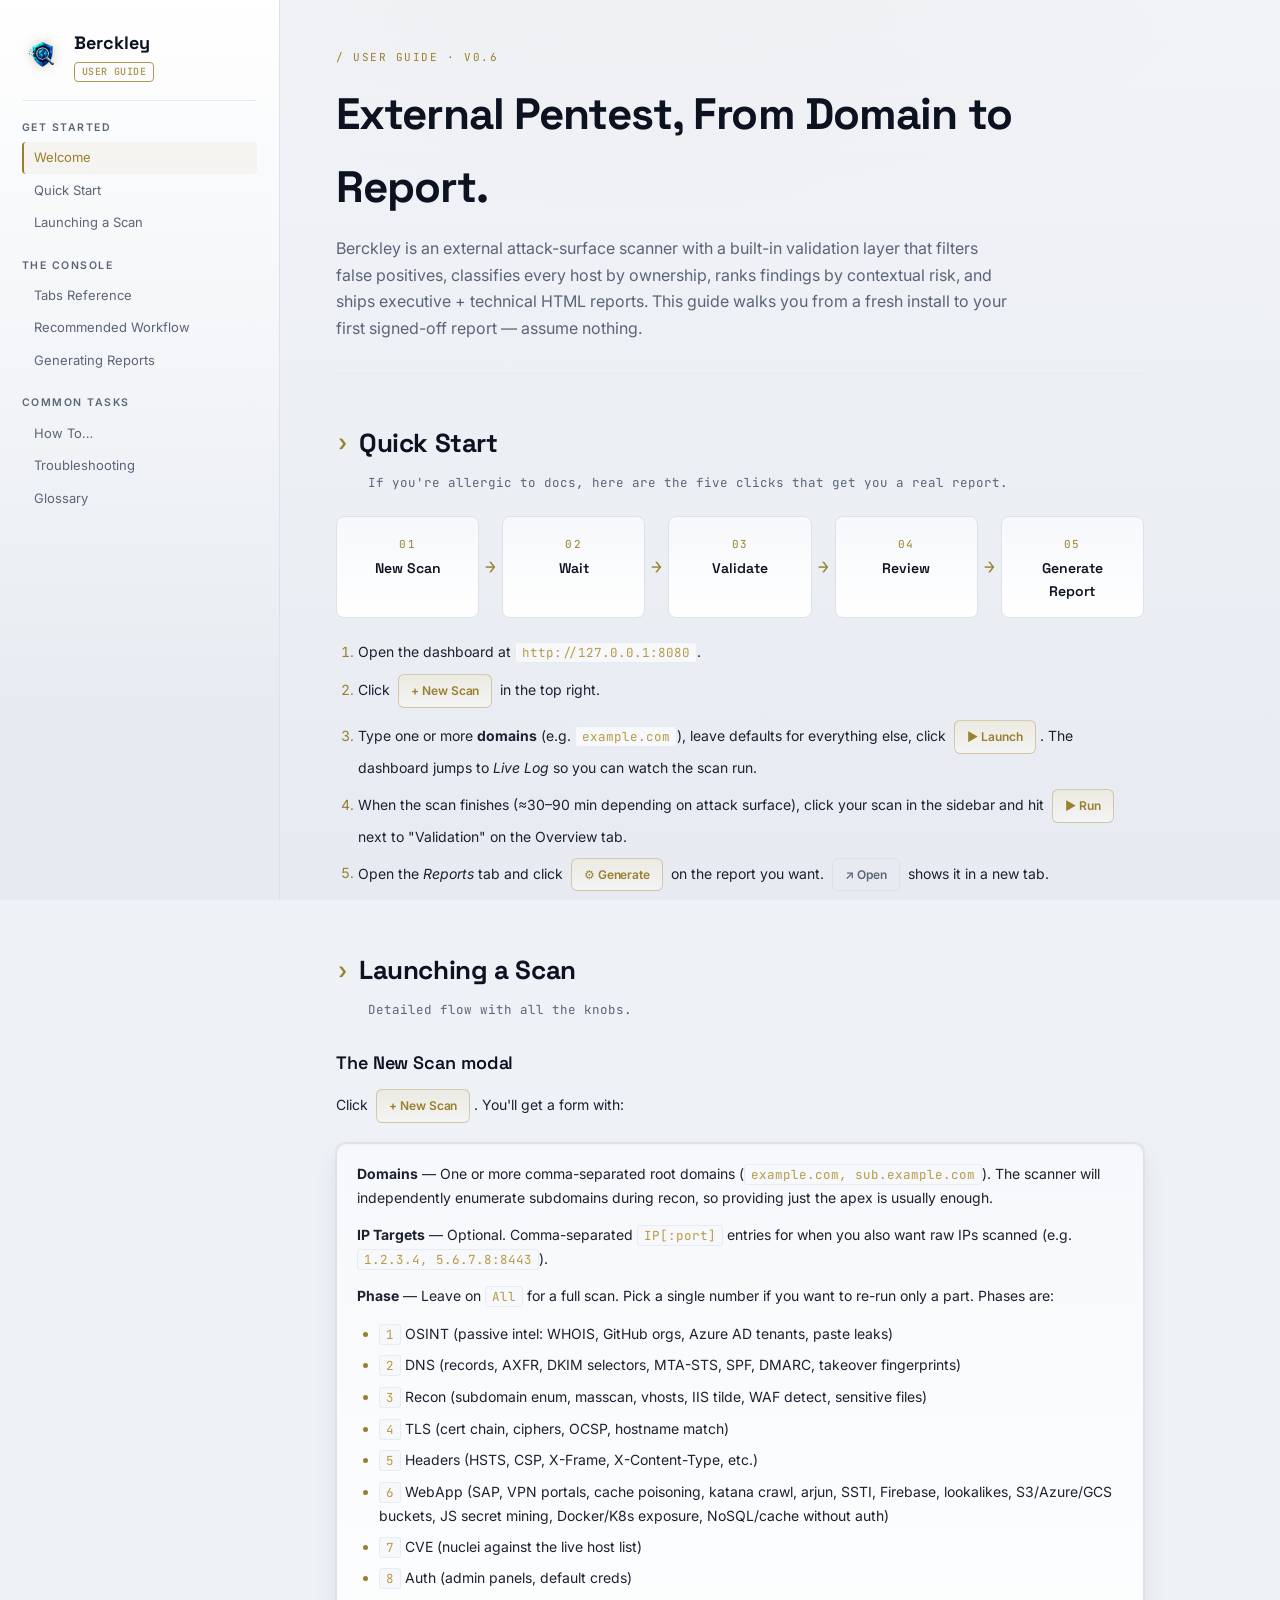
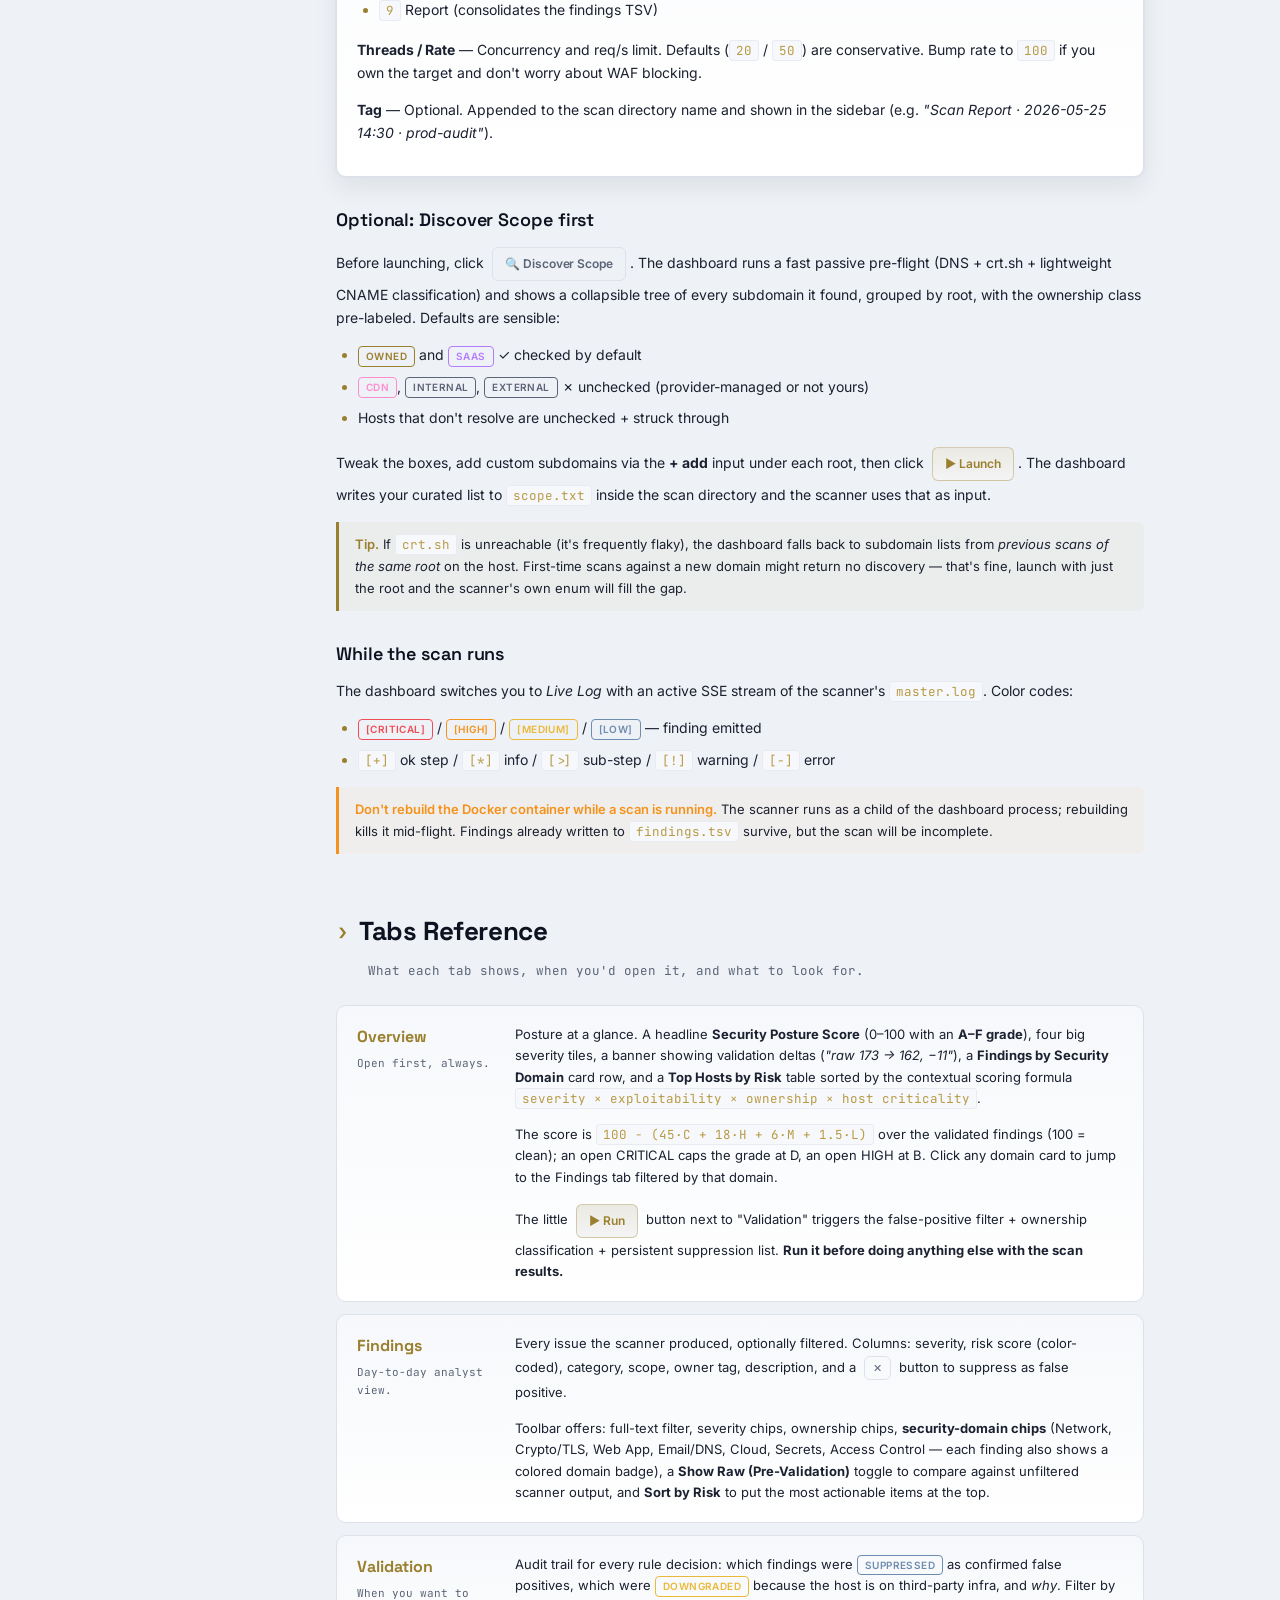
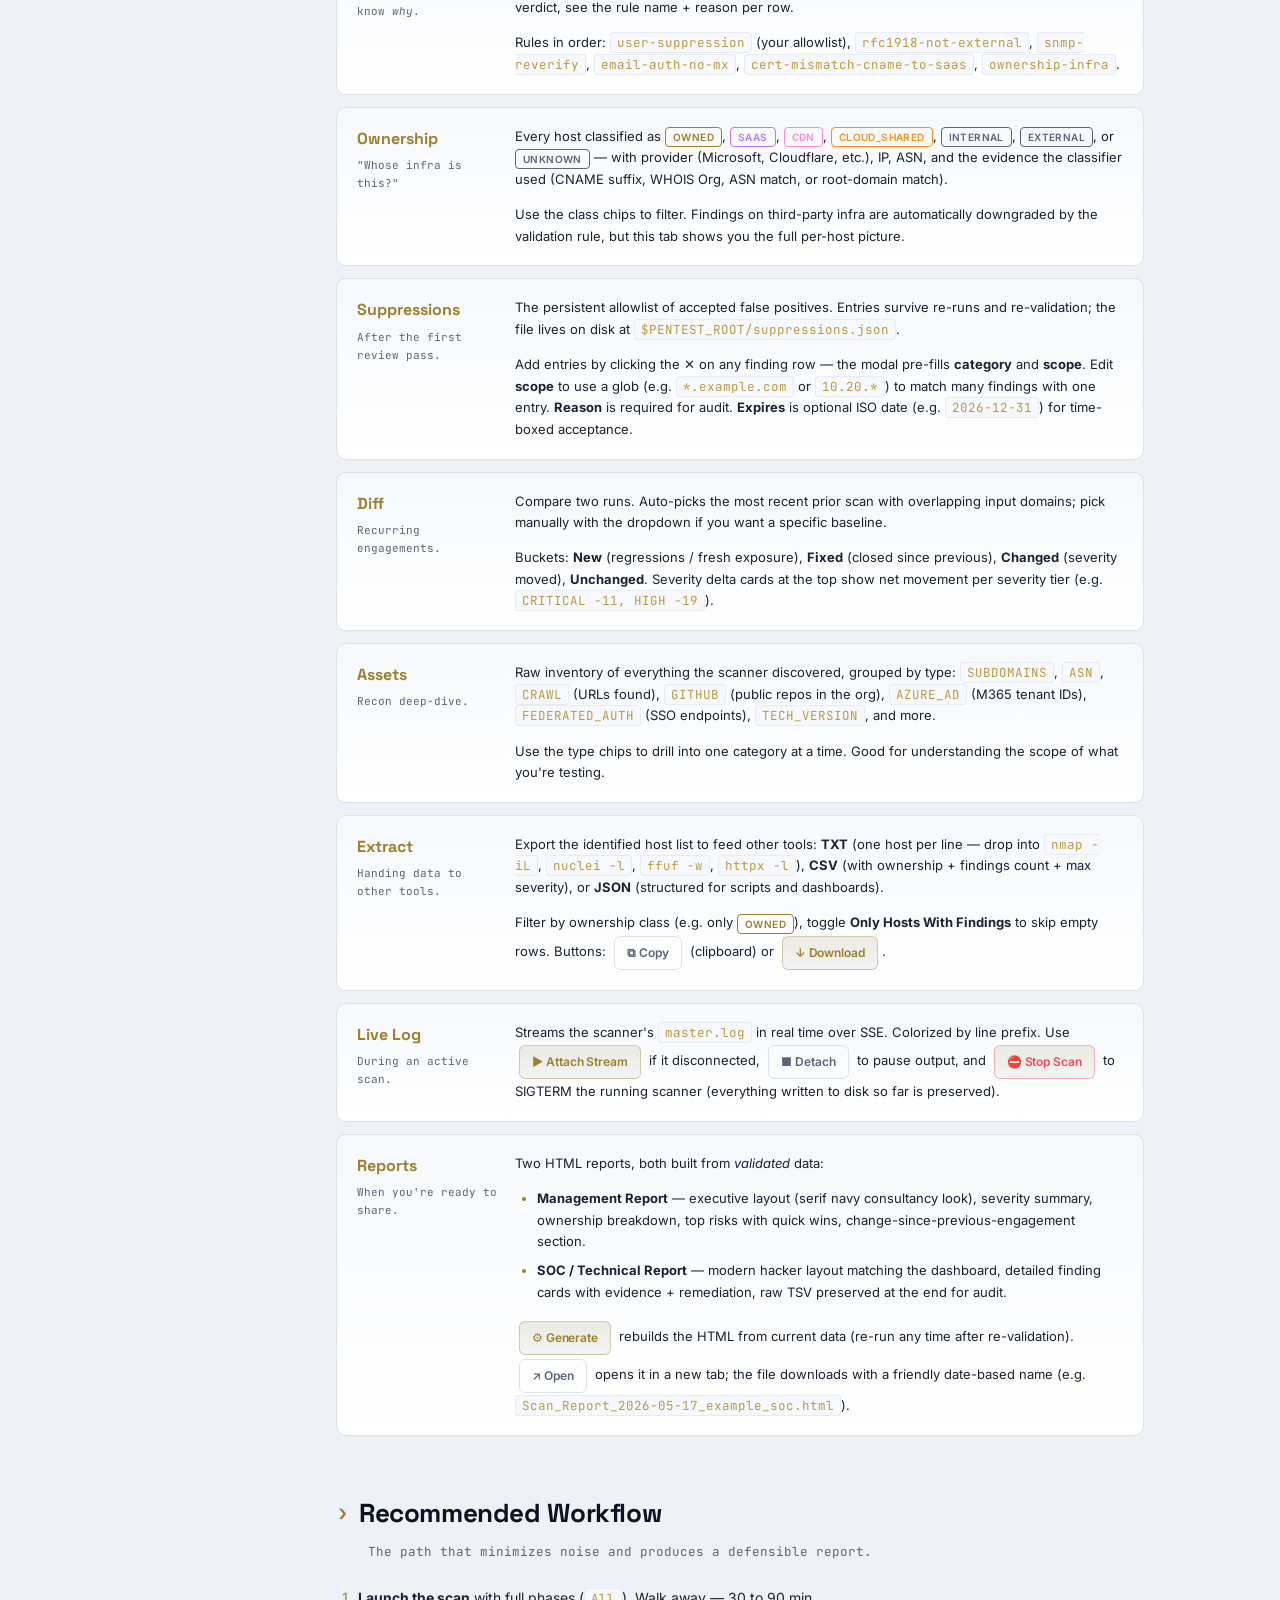
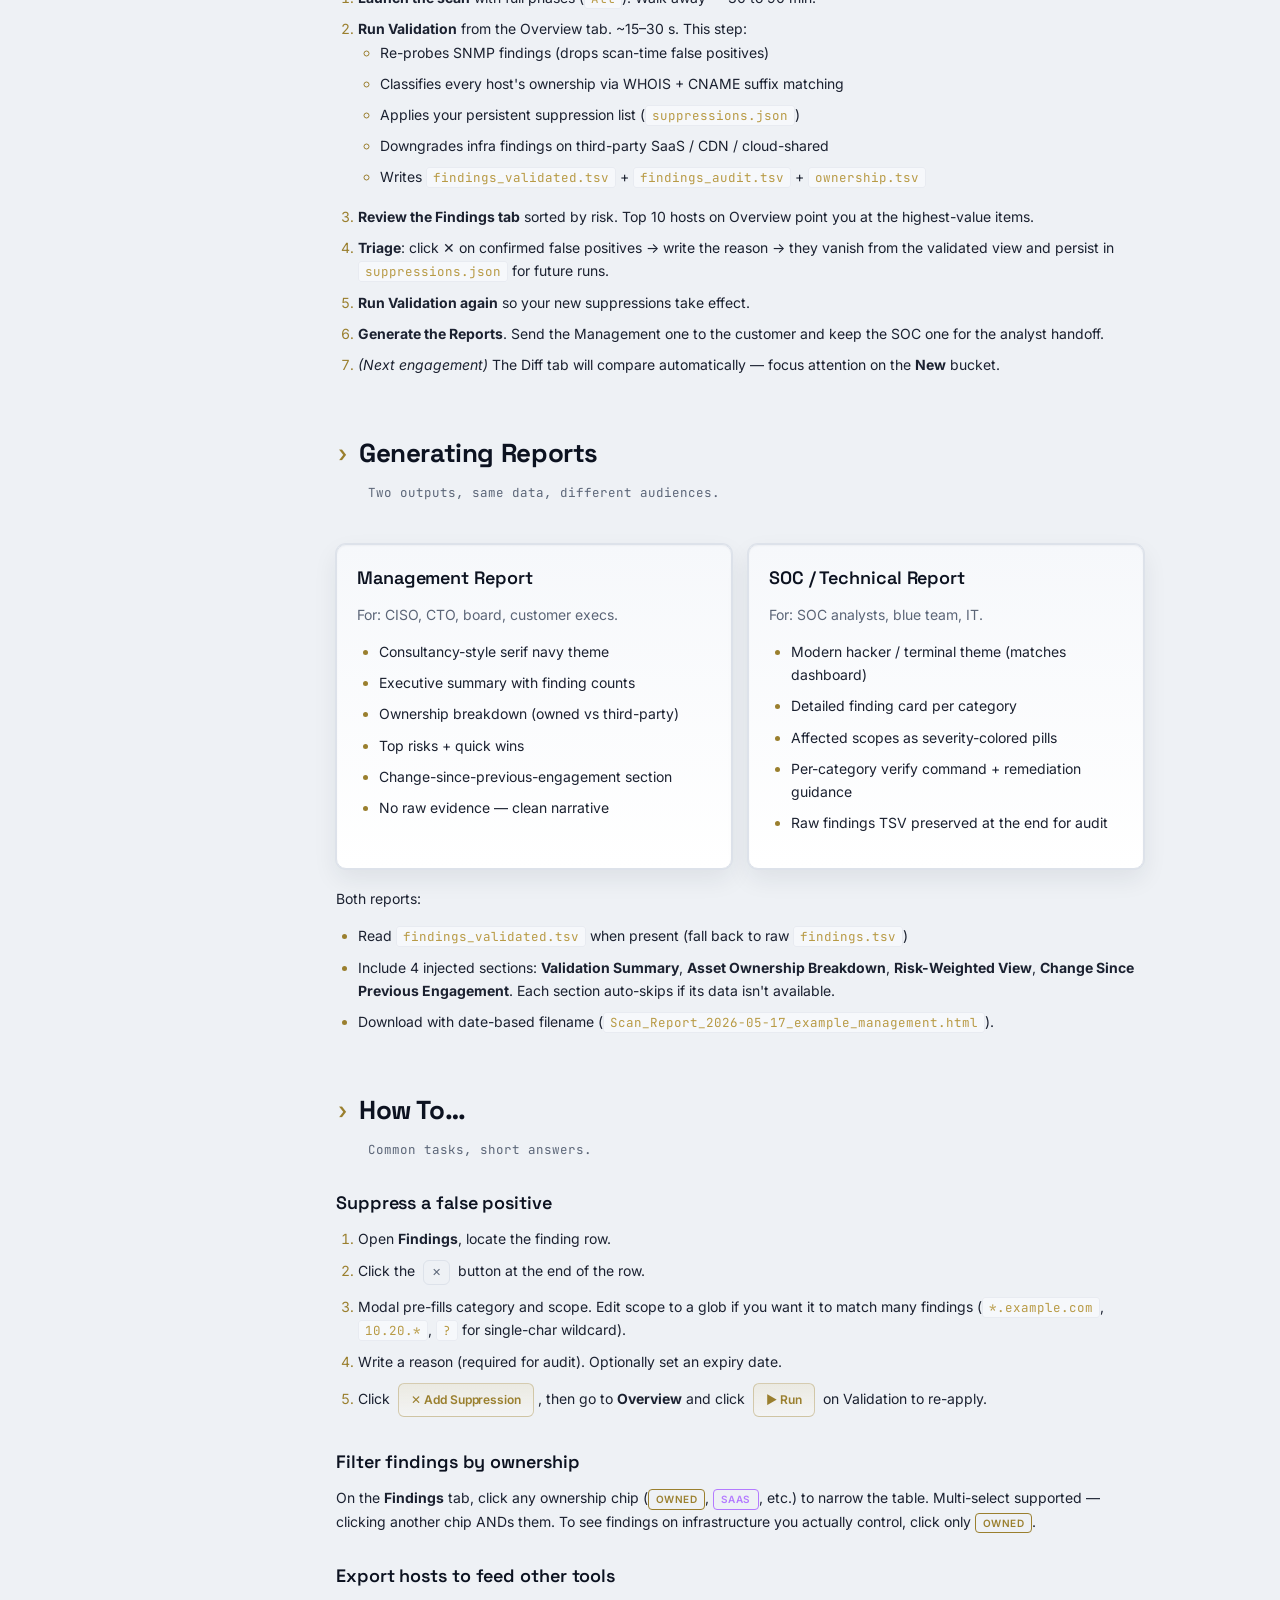
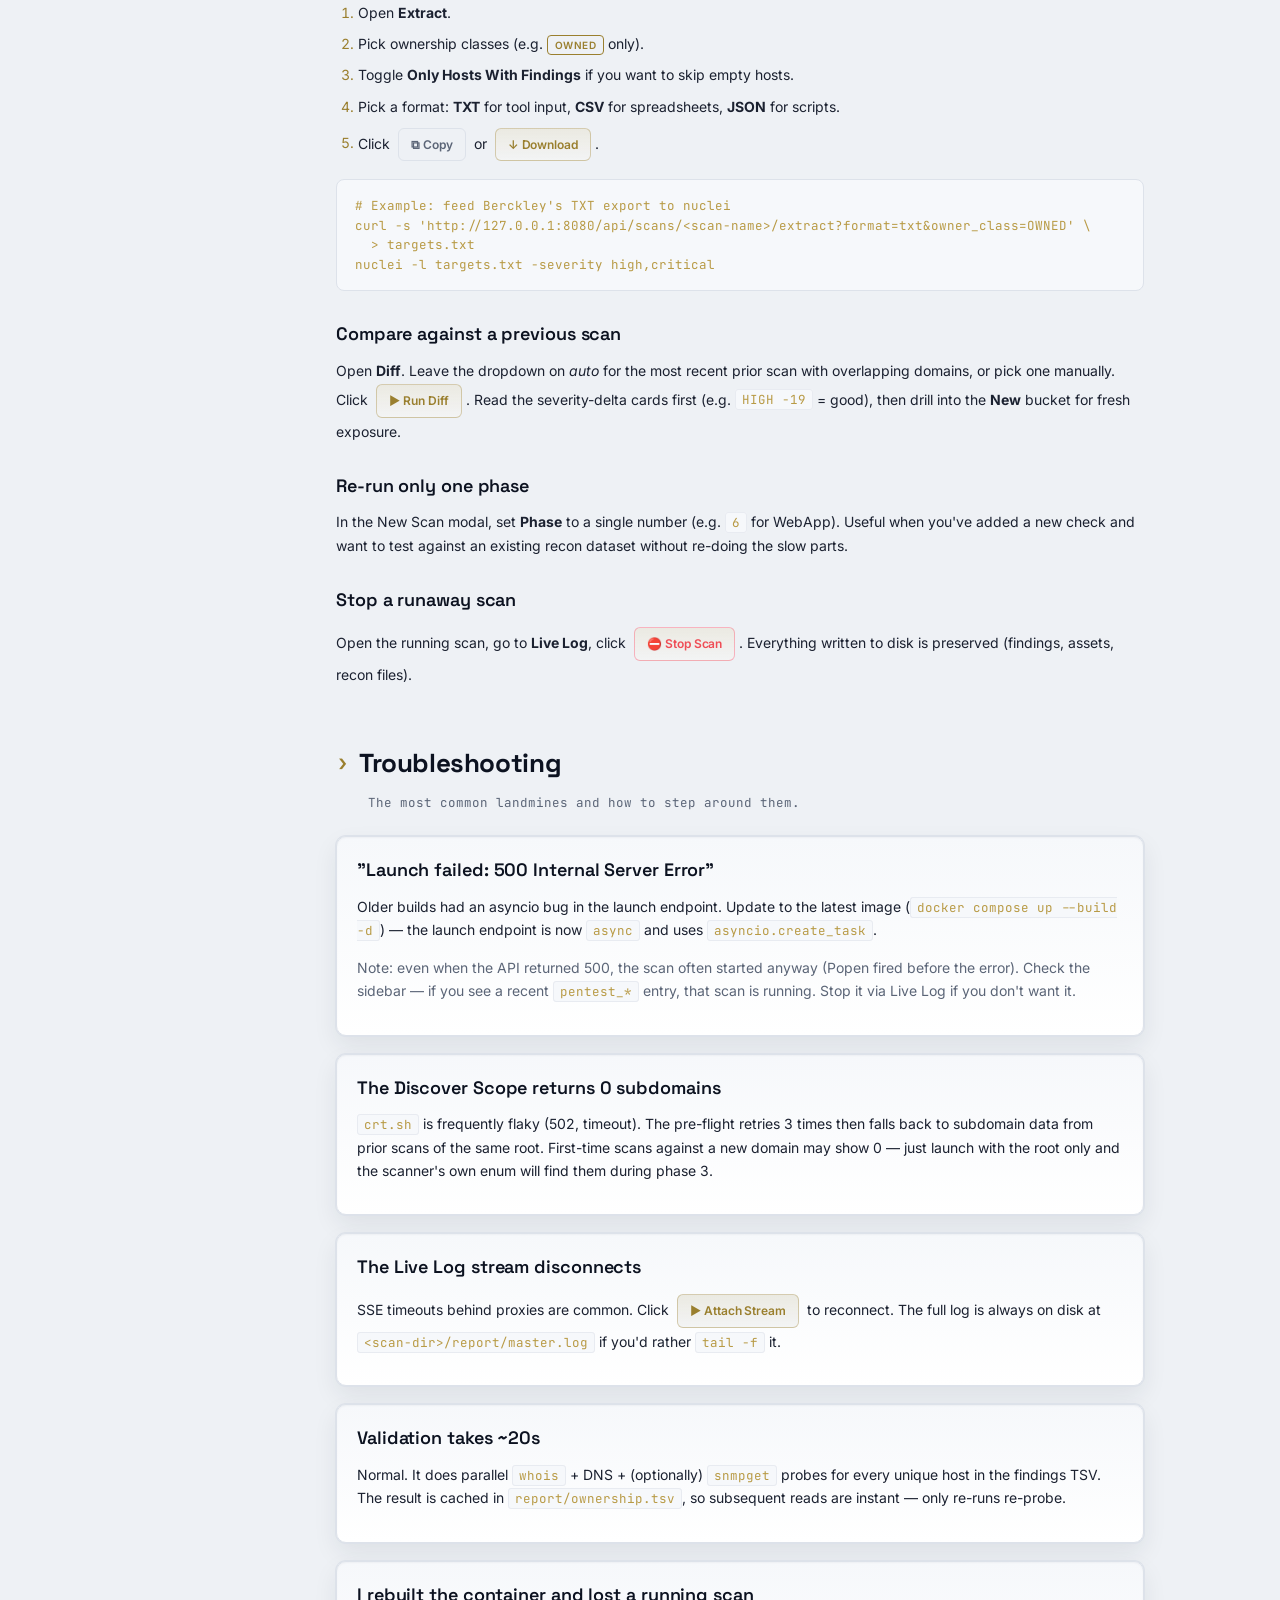
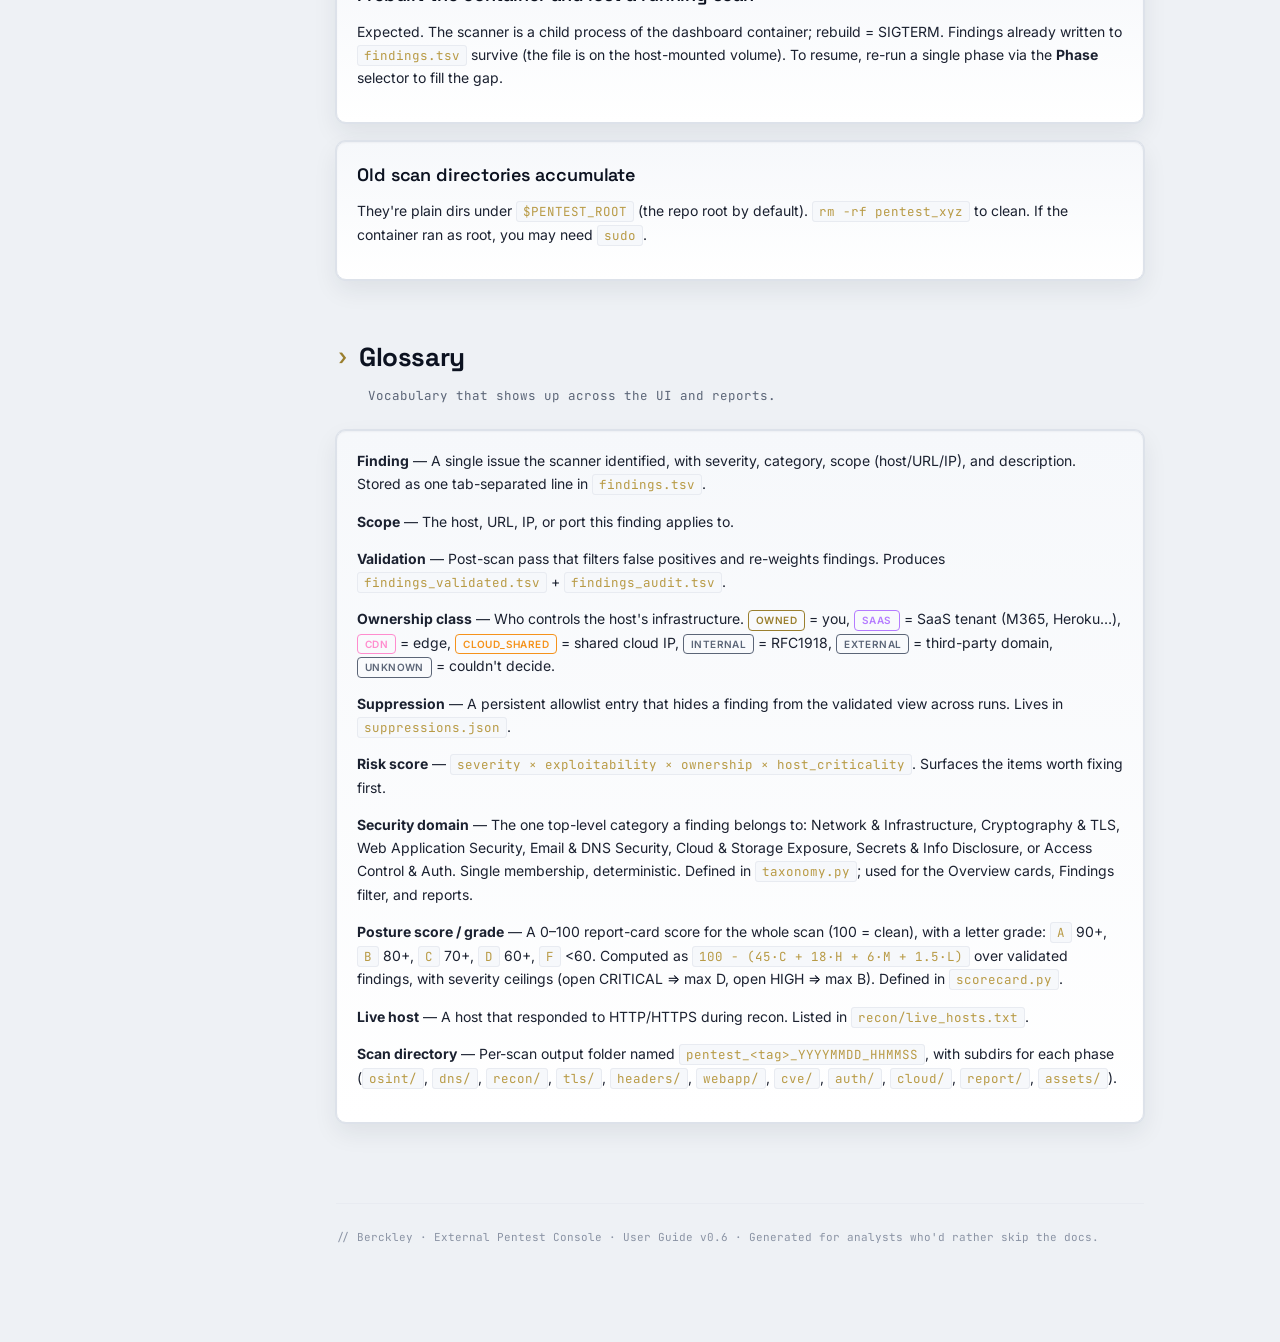
<file: dashboard/static/guide.html>
<!doctype html>
<html lang="en">
<head>
<meta charset="utf-8">
<meta name="viewport" content="width=device-width, initial-scale=1">
<title>Berckley — User Guide</title>
<link rel="icon" type="image/png" href="/logo.png">
<link rel="preconnect" href="https://fonts.googleapis.com">
<link rel="preconnect" href="https://fonts.gstatic.com" crossorigin>
<link href="https://fonts.googleapis.com/css2?family=Inter:wght@400;500;600;700&family=Space+Grotesk:wght@500;600;700&family=JetBrains+Mono:wght@400;500;600;700&display=swap" rel="stylesheet">
<style>
:root {
  --bg:        #eef1f5;
  --bg-1:      #ffffff;
  --bg-2:      #f6f8fb;
  --bg-3:      #eceff4;
  --line:      #dde2ea;
  --line-soft: #e8ebf1;
  --fg:        #1b2130;
  --fg-strong: #0c1220;
  --fg-soft:   #5b6577;
  --dim:       #8a93a4;
  --accent:    #9a7f2e;
  --accent-2:  #b89a45;
  --accent-3:  #9a7f2e;
  --crit: #ef4d56;
  --high: #f5921b;
  --med:  #eab93a;
  --low:  #6e8bb0;
  --shadow-card:
    0 1px 2px rgba(27,33,48,.04) inset,
    0 0 0 1px var(--line),
    0 10px 24px rgba(27,33,48,.08);
  --font-ui:    'Inter', system-ui, -apple-system, sans-serif;
  --font-display:'Space Grotesk', 'Inter', sans-serif;
  --font-mono:  'JetBrains Mono', ui-monospace, monospace;
  --ease: cubic-bezier(.2, .8, .2, 1);
}
* { box-sizing: border-box; }
html, body { margin: 0; padding: 0; background: var(--bg); color: var(--fg); }
body {
  font-family: var(--font-ui);
  font-size: 14px; line-height: 1.65;
  -webkit-font-smoothing: antialiased;
  background-color: var(--bg);
  background-image:
    radial-gradient(1200px 760px at 50% -25%, rgba(154, 127, 46, .045), transparent 60%),
    linear-gradient(180deg, #f1f3f7 0%, #e7ebf1 100%);
  background-attachment: fixed;
}
::selection { background: rgba(154, 127, 46,.28); color: #fff; }
html { scroll-behavior: smooth; }

/* Layout */
.shell {
  display: grid;
  grid-template-columns: 280px 1fr;
  max-width: 1320px;
  margin: 0 auto;
}
.toc {
  position: sticky; top: 0;
  height: 100vh; overflow-y: auto;
  padding: 28px 22px;
  border-right: 1px solid var(--line);
  background: linear-gradient(180deg, var(--bg-1), #e7ebf1 80%);
}
.toc-brand {
  display: flex; align-items: center; gap: 12px;
  padding-bottom: 18px;
  margin-bottom: 18px;
  border-bottom: 1px solid var(--line-soft);
}
.toc-brand img {
  width: 40px; height: 40px;
  filter: drop-shadow(0 0 6px rgba(154, 127, 46,.4));
}
.toc-brand .br {
  font-family: var(--font-display);
  font-weight: 700; font-size: 18px;
  color: var(--fg-strong);
}
.toc-brand .tag {
  font-family: var(--font-mono);
  font-size: 10px; color: var(--accent); opacity: .8;
  letter-spacing: .04em; text-transform: uppercase;
  margin-top: 2px;
}
.toc h4 {
  font-size: 10.5px; font-weight: 600;
  letter-spacing: .14em; text-transform: uppercase;
  color: var(--fg-soft);
  margin: 18px 0 6px 0;
}
.toc a {
  display: block;
  padding: 5px 10px;
  font-size: 13px;
  color: var(--fg-soft);
  text-decoration: none;
  border-radius: 4px;
  border-left: 2px solid transparent;
  margin: 1px 0;
  transition: color .12s var(--ease), background .12s var(--ease);
}
.toc a:hover { color: var(--fg); background: rgba(154, 127, 46,.04); border-left-color: rgba(154, 127, 46,.3); }
.toc a.active { color: var(--accent); border-left-color: var(--accent); background: rgba(154, 127, 46,.05); }

/* Main content */
.content {
  padding: 48px 56px 96px 56px;
  max-width: 920px;
}
.hero {
  margin-bottom: 48px;
  padding-bottom: 32px;
  border-bottom: 1px solid var(--line-soft);
}
.hero-eyebrow {
  font-family: var(--font-mono);
  font-size: 11px;
  color: var(--accent);
  letter-spacing: .14em; text-transform: uppercase;
  margin-bottom: 12px;
}
.hero h1 {
  font-family: var(--font-display);
  font-size: 44px; font-weight: 700;
  letter-spacing: -.02em;
  margin: 0 0 12px 0;
  color: var(--fg-strong);
}
.hero p {
  font-size: 16px;
  color: var(--fg-soft);
  max-width: 680px;
  margin: 0;
}

/* Section headers — same pattern as dashboard panels */
section { margin-bottom: 56px; scroll-margin-top: 12px; }
.sec-head {
  display: flex; align-items: center; gap: 10px;
  margin-bottom: 8px;
}
.sec-head .prompt {
  color: var(--accent);
  font-family: var(--font-mono);
  font-weight: 700;
  font-size: 22px;
  line-height: 1;
  
}
.sec-head h2 {
  margin: 0;
  font-family: var(--font-display);
  font-weight: 700; font-size: 26px;
  letter-spacing: -.015em;
  color: var(--fg-strong);
}
.sec-desc {
  margin: 0 0 24px 32px;
  color: var(--fg-soft);
  font-family: var(--font-mono);
  font-size: 12.5px;
  line-height: 1.55;
}
.sec-desc::before { content: ""; color: var(--accent-3); }

h3 {
  font-family: var(--font-display);
  font-weight: 600; font-size: 18px;
  letter-spacing: -.005em;
  color: var(--fg-strong);
  margin: 28px 0 10px 0;
}

p { color: var(--fg); margin: 0 0 14px 0; }
.muted { color: var(--fg-soft); }

a { color: var(--accent-2); text-decoration: none; }
a:hover { color: var(--accent); text-decoration: underline; }

ol, ul { padding-left: 22px; margin: 0 0 16px 0; }
li { margin-bottom: 8px; }
li::marker { color: var(--accent); }

code {
  font-family: var(--font-mono); font-size: 12.5px;
  padding: 1px 6px;
  background: var(--bg-2);
  border: 1px solid var(--line-soft);
  border-radius: 3px;
  color: var(--accent-2);
}
pre {
  font-family: var(--font-mono);
  background: #f6f8fb;
  border: 1px solid var(--line);
  border-radius: 8px;
  padding: 16px 18px;
  overflow-x: auto;
  margin: 14px 0;
  font-size: 12.5px;
  line-height: 1.55;
  color: var(--accent-2);
}
pre code { background: transparent; border: 0; padding: 0; color: inherit; }

/* Cards / callouts */
.card {
  border: 1px solid var(--line);
  border-radius: 10px;
  padding: 18px 20px;
  margin: 18px 0;
  background: linear-gradient(180deg, var(--bg-2), var(--bg-1));
  box-shadow: var(--shadow-card);
}
.card h3 { margin-top: 0; }
.callout {
  border-left: 3px solid var(--accent);
  padding: 12px 16px;
  margin: 16px 0;
  background: rgba(154, 127, 46,.04);
  border-radius: 0 6px 6px 0;
  font-size: 13px;
}
.callout.warn { border-left-color: var(--high); background: rgba(255,140,26,.04); }
.callout.crit { border-left-color: var(--crit); background: rgba(255,59,92,.04); }
.callout strong { color: var(--accent); font-weight: 600; }
.callout.warn strong { color: var(--high); }
.callout.crit strong { color: var(--crit); }

/* Tabs reference table */
.tab-grid {
  display: grid;
  grid-template-columns: 1fr;
  gap: 12px;
  margin: 16px 0;
}
.tab-card {
  border: 1px solid var(--line);
  border-radius: 10px;
  padding: 18px 20px;
  background: linear-gradient(180deg, var(--bg-2), var(--bg-1));
  display: grid;
  grid-template-columns: 140px 1fr;
  gap: 18px;
  align-items: start;
}
.tab-card .name {
  font-family: var(--font-display);
  font-weight: 700;
  font-size: 16px;
  color: var(--accent);
}
.tab-card .when {
  font-family: var(--font-mono);
  font-size: 11px;
  color: var(--fg-soft);
  margin-top: 4px;
}
.tab-card .body { font-size: 13px; }
.tab-card .body p:last-child { margin-bottom: 0; }

/* Severity / class tags inline */
.tag {
  display: inline-block;
  padding: 1px 7px;
  font-family: var(--font-ui);
  font-size: 10px; font-weight: 600;
  letter-spacing: .04em;
  border: 1px solid currentColor;
  border-radius: 4px;
  text-transform: uppercase;
  vertical-align: middle;
}
.tag.crit { color: var(--crit); }
.tag.high { color: var(--high); }
.tag.med  { color: var(--med); }
.tag.low  { color: var(--low); }
.tag.owned { color: var(--accent); }
.tag.saas { color: #b47bff; }
.tag.cdn { color: #ff8cce; }
.tag.cloud { color: var(--high); }
.tag.internal, .tag.unknown, .tag.external { color: var(--fg-soft); }

/* Workflow diagram */
.flow {
  display: flex; align-items: stretch;
  gap: 0;
  margin: 22px 0;
  flex-wrap: wrap;
}
.flow-step {
  flex: 1;
  min-width: 140px;
  border: 1px solid var(--line);
  border-radius: 8px;
  padding: 14px 16px;
  background: linear-gradient(180deg, var(--bg-2), var(--bg-1));
  position: relative;
  text-align: center;
}
.flow-step .num {
  display: inline-block;
  font-family: var(--font-mono);
  font-size: 11px;
  color: var(--accent);
  letter-spacing: .12em;
  margin-bottom: 4px;
}
.flow-step .lbl {
  font-family: var(--font-display);
  font-weight: 600;
  color: var(--fg-strong);
}
.flow-arrow {
  align-self: center;
  color: var(--accent);
  padding: 0 6px;
  font-family: var(--font-mono);
  font-size: 18px;
}

/* Buttons (visual reference) */
.btn-sample {
  display: inline-block;
  padding: 6px 12px;
  border: 1px solid rgba(154, 127, 46, .35);
  border-radius: 6px;
  color: var(--accent);
  font-weight: 600;
  font-family: var(--font-ui);
  font-size: 12px;
  background: linear-gradient(180deg, rgba(154, 127, 46,.12), rgba(154, 127, 46,.03)), var(--bg-2);
  letter-spacing: -.005em;
  margin: 2px 4px;
  vertical-align: middle;
}
.btn-sample.ghost {
  color: var(--fg-soft);
  background: transparent;
  border-color: var(--line);
}
kbd {
  display: inline-block;
  padding: 2px 6px;
  border: 1px solid var(--line);
  border-bottom-width: 2px;
  border-radius: 4px;
  font-family: var(--font-mono);
  font-size: 11px;
  background: var(--bg-2);
  color: var(--fg-strong);
}

/* Two-col layout for tips */
.two-col {
  display: grid;
  grid-template-columns: 1fr 1fr;
  gap: 16px;
}
@media (max-width: 900px) {
  .shell { grid-template-columns: 1fr; }
  .toc { position: relative; height: auto; border-right: 0; border-bottom: 1px solid var(--line); }
  .content { padding: 32px 24px; }
  .two-col { grid-template-columns: 1fr; }
  .tab-card { grid-template-columns: 1fr; }
}

footer {
  margin-top: 80px;
  padding-top: 24px;
  border-top: 1px solid var(--line-soft);
  font-family: var(--font-mono);
  font-size: 11px;
  color: var(--dim);
}
</style>
</head>
<body>

<div class="shell">

  <!-- ── Table of Contents ─────────────────────────────────────────────── -->
  <aside class="toc">
    <div class="toc-brand">
      <img src="/logo.png" alt="Berckley" onerror="this.style.display='none'">
      <div>
        <div class="br">Berckley</div>
        <div class="tag">User Guide</div>
      </div>
    </div>

    <h4>Get Started</h4>
    <a href="#welcome">Welcome</a>
    <a href="#quickstart">Quick Start</a>
    <a href="#launching">Launching a Scan</a>

    <h4>The Console</h4>
    <a href="#tabs">Tabs Reference</a>
    <a href="#workflow">Recommended Workflow</a>
    <a href="#reports">Generating Reports</a>

    <h4>Common Tasks</h4>
    <a href="#tasks">How To…</a>
    <a href="#troubleshooting">Troubleshooting</a>
    <a href="#glossary">Glossary</a>
  </aside>

  <!-- ── Main Content ──────────────────────────────────────────────────── -->
  <main class="content">

    <!-- Hero -->
    <header class="hero" id="welcome">
      <div class="hero-eyebrow">/ User guide · v0.6</div>
      <h1>External Pentest, From Domain to Report.</h1>
      <p>Berckley is an external attack-surface scanner with a built-in
      validation layer that filters false positives, classifies every host by
      ownership, ranks findings by contextual risk, and ships executive +
      technical HTML reports. This guide walks you from a fresh install to your
      first signed-off report — assume nothing.</p>
    </header>

    <!-- Quick Start -->
    <section id="quickstart">
      <div class="sec-head"><span class="prompt">›</span><h2>Quick Start</h2></div>
      <p class="sec-desc">If you're allergic to docs, here are the five clicks that get you a real report.</p>

      <div class="flow">
        <div class="flow-step"><div class="num">01</div><div class="lbl">New Scan</div></div>
        <div class="flow-arrow">→</div>
        <div class="flow-step"><div class="num">02</div><div class="lbl">Wait</div></div>
        <div class="flow-arrow">→</div>
        <div class="flow-step"><div class="num">03</div><div class="lbl">Validate</div></div>
        <div class="flow-arrow">→</div>
        <div class="flow-step"><div class="num">04</div><div class="lbl">Review</div></div>
        <div class="flow-arrow">→</div>
        <div class="flow-step"><div class="num">05</div><div class="lbl">Generate Report</div></div>
      </div>

      <ol>
        <li>Open the dashboard at <code>http://127.0.0.1:8080</code>.</li>
        <li>Click <span class="btn-sample">+ New Scan</span> in the top right.</li>
        <li>Type one or more <strong>domains</strong> (e.g. <code>example.com</code>), leave defaults
            for everything else, click <span class="btn-sample">▶ Launch</span>. The dashboard jumps to <em>Live Log</em> so you can watch the scan run.</li>
        <li>When the scan finishes (≈30–90 min depending on attack surface),
            click your scan in the sidebar and hit <span class="btn-sample">▶ Run</span> next to "Validation" on the Overview tab.</li>
        <li>Open the <em>Reports</em> tab and click <span class="btn-sample">⚙ Generate</span> on the report you want.
            <span class="btn-sample ghost">↗ Open</span> shows it in a new tab.</li>
      </ol>
    </section>

    <!-- Launching -->
    <section id="launching">
      <div class="sec-head"><span class="prompt">›</span><h2>Launching a Scan</h2></div>
      <p class="sec-desc">Detailed flow with all the knobs.</p>

      <h3>The New Scan modal</h3>
      <p>Click <span class="btn-sample">+ New Scan</span>. You'll get a form with:</p>

      <div class="card">
        <p><strong>Domains</strong> — One or more comma-separated root domains
        (<code>example.com, sub.example.com</code>). The scanner will independently enumerate
        subdomains during recon, so providing just the apex is usually enough.</p>

        <p><strong>IP Targets</strong> — Optional. Comma-separated <code>IP[:port]</code> entries for
        when you also want raw IPs scanned (e.g. <code>1.2.3.4, 5.6.7.8:8443</code>).</p>

        <p><strong>Phase</strong> — Leave on <code>All</code> for a full scan. Pick a single number
        if you want to re-run only a part. Phases are:</p>
        <ul>
          <li><code>1</code> OSINT (passive intel: WHOIS, GitHub orgs, Azure AD tenants, paste leaks)</li>
          <li><code>2</code> DNS (records, AXFR, DKIM selectors, MTA-STS, SPF, DMARC, takeover fingerprints)</li>
          <li><code>3</code> Recon (subdomain enum, masscan, vhosts, IIS tilde, WAF detect, sensitive files)</li>
          <li><code>4</code> TLS (cert chain, ciphers, OCSP, hostname match)</li>
          <li><code>5</code> Headers (HSTS, CSP, X-Frame, X-Content-Type, etc.)</li>
          <li><code>6</code> WebApp (SAP, VPN portals, cache poisoning, katana crawl, arjun, SSTI,
              Firebase, lookalikes, S3/Azure/GCS buckets, JS secret mining,
              Docker/K8s exposure, NoSQL/cache without auth)</li>
          <li><code>7</code> CVE (nuclei against the live host list)</li>
          <li><code>8</code> Auth (admin panels, default creds)</li>
          <li><code>9</code> Report (consolidates the findings TSV)</li>
        </ul>

        <p><strong>Threads / Rate</strong> — Concurrency and req/s limit. Defaults
        (<code>20</code> / <code>50</code>) are conservative. Bump rate to <code>100</code> if you
        own the target and don't worry about WAF blocking.</p>

        <p><strong>Tag</strong> — Optional. Appended to the scan directory name and shown in
        the sidebar (e.g. <em>"Scan Report · 2026-05-25 14:30 · prod-audit"</em>).</p>
      </div>

      <h3>Optional: Discover Scope first</h3>
      <p>Before launching, click <span class="btn-sample ghost">🔍 Discover Scope</span>. The dashboard
      runs a fast passive pre-flight (DNS + crt.sh + lightweight CNAME classification) and
      shows a collapsible tree of every subdomain it found, grouped by root, with the
      ownership class pre-labeled. Defaults are sensible:</p>
      <ul>
        <li><span class="tag owned">Owned</span> and <span class="tag saas">SaaS</span> ✓ checked by default</li>
        <li><span class="tag cdn">Cdn</span>, <span class="tag internal">Internal</span>, <span class="tag external">External</span> ✗ unchecked (provider-managed or not yours)</li>
        <li>Hosts that don't resolve are unchecked + struck through</li>
      </ul>
      <p>Tweak the boxes, add custom subdomains via the <strong>+ add</strong> input under each root,
      then click <span class="btn-sample">▶ Launch</span>. The dashboard writes your curated list
      to <code>scope.txt</code> inside the scan directory and the scanner uses that as input.</p>

      <div class="callout">
        <strong>Tip.</strong> If <code>crt.sh</code> is unreachable (it's frequently flaky), the dashboard
        falls back to subdomain lists from <em>previous scans of the same root</em> on the host.
        First-time scans against a new domain might return no discovery — that's fine,
        launch with just the root and the scanner's own enum will fill the gap.
      </div>

      <h3>While the scan runs</h3>
      <p>The dashboard switches you to <em>Live Log</em> with an active SSE stream of the
      scanner's <code>master.log</code>. Color codes:</p>
      <ul>
        <li><span class="tag crit">[CRITICAL]</span> / <span class="tag high">[HIGH]</span> / <span class="tag med">[MEDIUM]</span> / <span class="tag low">[LOW]</span> — finding emitted</li>
        <li><code>[+]</code> ok step / <code>[*]</code> info / <code>[&gt;]</code> sub-step / <code>[!]</code> warning / <code>[-]</code> error</li>
      </ul>

      <div class="callout warn">
        <strong>Don't rebuild the Docker container while a scan is running.</strong>
        The scanner runs as a child of the dashboard process; rebuilding kills it
        mid-flight. Findings already written to <code>findings.tsv</code> survive, but
        the scan will be incomplete.
      </div>
    </section>

    <!-- Tabs Reference -->
    <section id="tabs">
      <div class="sec-head"><span class="prompt">›</span><h2>Tabs Reference</h2></div>
      <p class="sec-desc">What each tab shows, when you'd open it, and what to look for.</p>

      <div class="tab-grid">

        <div class="tab-card">
          <div>
            <div class="name">Overview</div>
            <div class="when">Open first, always.</div>
          </div>
          <div class="body">
            <p>Posture at a glance. A headline <strong>Security Posture Score</strong>
            (0–100 with an <strong>A–F grade</strong>), four big severity tiles, a banner showing
            validation deltas (<em>"raw 173 → 162, −11"</em>), a <strong>Findings by Security
            Domain</strong> card row, and a <strong>Top Hosts by Risk</strong>
            table sorted by the contextual scoring formula
            <code>severity × exploitability × ownership × host criticality</code>.</p>
            <p>The score is <code>100 − (45·C + 18·H + 6·M + 1.5·L)</code> over the validated
            findings (100 = clean); an open CRITICAL caps the grade at D, an open HIGH at B.
            Click any domain card to jump to the Findings tab filtered by that domain.</p>
            <p>The little <span class="btn-sample">▶ Run</span> button next to "Validation"
            triggers the false-positive filter + ownership classification + persistent
            suppression list. <strong>Run it before doing anything else with the scan results.</strong></p>
          </div>
        </div>

        <div class="tab-card">
          <div>
            <div class="name">Findings</div>
            <div class="when">Day-to-day analyst view.</div>
          </div>
          <div class="body">
            <p>Every issue the scanner produced, optionally filtered. Columns: severity,
            risk score (color-coded), category, scope, owner tag, description, and a
            <span class="btn-sample ghost" style="padding:2px 8px;font-size:11px">✕</span> button
            to suppress as false positive.</p>
            <p>Toolbar offers: full-text filter, severity chips, ownership chips,
            <strong>security-domain chips</strong> (Network, Crypto/TLS, Web App, Email/DNS, Cloud,
            Secrets, Access Control — each finding also shows a colored domain badge), a
            <strong>Show Raw (Pre-Validation)</strong> toggle to compare against unfiltered scanner
            output, and <strong>Sort by Risk</strong> to put the most actionable items at the top.</p>
          </div>
        </div>

        <div class="tab-card">
          <div>
            <div class="name">Validation</div>
            <div class="when">When you want to know <em>why</em>.</div>
          </div>
          <div class="body">
            <p>Audit trail for every rule decision: which findings were
            <span class="tag low">suppressed</span> as confirmed false positives, which were
            <span class="tag med">downgraded</span> because the host is on third-party infra, and
            <em>why</em>. Filter by verdict, see the rule name + reason per row.</p>
            <p>Rules in order: <code>user-suppression</code> (your allowlist),
            <code>rfc1918-not-external</code>, <code>snmp-reverify</code>,
            <code>email-auth-no-mx</code>, <code>cert-mismatch-cname-to-saas</code>,
            <code>ownership-infra</code>.</p>
          </div>
        </div>

        <div class="tab-card">
          <div>
            <div class="name">Ownership</div>
            <div class="when">"Whose infra is this?"</div>
          </div>
          <div class="body">
            <p>Every host classified as
            <span class="tag owned">Owned</span>, <span class="tag saas">Saas</span>,
            <span class="tag cdn">Cdn</span>, <span class="tag cloud">Cloud_shared</span>,
            <span class="tag internal">Internal</span>, <span class="tag external">External</span>,
            or <span class="tag unknown">Unknown</span> — with provider (Microsoft, Cloudflare,
            etc.), IP, ASN, and the evidence the classifier used (CNAME suffix, WHOIS Org,
            ASN match, or root-domain match).</p>
            <p>Use the class chips to filter. Findings on third-party infra are
            automatically downgraded by the validation rule, but this tab shows you
            the full per-host picture.</p>
          </div>
        </div>

        <div class="tab-card">
          <div>
            <div class="name">Suppressions</div>
            <div class="when">After the first review pass.</div>
          </div>
          <div class="body">
            <p>The persistent allowlist of accepted false positives. Entries survive
            re-runs and re-validation; the file lives on disk at
            <code>$PENTEST_ROOT/suppressions.json</code>.</p>
            <p>Add entries by clicking the ✕ on any finding row — the modal pre-fills
            <strong>category</strong> and <strong>scope</strong>. Edit <strong>scope</strong> to use a glob
            (e.g. <code>*.example.com</code> or <code>10.20.*</code>) to match many findings with one
            entry. <strong>Reason</strong> is required for audit. <strong>Expires</strong> is optional
            ISO date (e.g. <code>2026-12-31</code>) for time-boxed acceptance.</p>
          </div>
        </div>

        <div class="tab-card">
          <div>
            <div class="name">Diff</div>
            <div class="when">Recurring engagements.</div>
          </div>
          <div class="body">
            <p>Compare two runs. Auto-picks the most recent prior scan with overlapping
            input domains; pick manually with the dropdown if you want a specific
            baseline.</p>
            <p>Buckets: <strong>New</strong> (regressions / fresh exposure),
            <strong>Fixed</strong> (closed since previous), <strong>Changed</strong> (severity moved),
            <strong>Unchanged</strong>. Severity delta cards at the top show net movement
            per severity tier (e.g. <code>CRITICAL −11, HIGH −19</code>).</p>
          </div>
        </div>

        <div class="tab-card">
          <div>
            <div class="name">Assets</div>
            <div class="when">Recon deep-dive.</div>
          </div>
          <div class="body">
            <p>Raw inventory of everything the scanner discovered, grouped by type:
            <code>SUBDOMAINS</code>, <code>ASN</code>, <code>CRAWL</code> (URLs found),
            <code>GITHUB</code> (public repos in the org), <code>AZURE_AD</code> (M365 tenant IDs),
            <code>FEDERATED_AUTH</code> (SSO endpoints), <code>TECH_VERSION</code>, and more.</p>
            <p>Use the type chips to drill into one category at a time. Good for
            understanding the scope of what you're testing.</p>
          </div>
        </div>

        <div class="tab-card">
          <div>
            <div class="name">Extract</div>
            <div class="when">Handing data to other tools.</div>
          </div>
          <div class="body">
            <p>Export the identified host list to feed other tools:
            <strong>TXT</strong> (one host per line — drop into <code>nmap -iL</code>,
            <code>nuclei -l</code>, <code>ffuf -w</code>, <code>httpx -l</code>),
            <strong>CSV</strong> (with ownership + findings count + max severity),
            or <strong>JSON</strong> (structured for scripts and dashboards).</p>
            <p>Filter by ownership class (e.g. only <span class="tag owned">Owned</span>), toggle
            <strong>Only Hosts With Findings</strong> to skip empty rows. Buttons:
            <span class="btn-sample ghost">⧉ Copy</span> (clipboard) or
            <span class="btn-sample">↓ Download</span>.</p>
          </div>
        </div>

        <div class="tab-card">
          <div>
            <div class="name">Live Log</div>
            <div class="when">During an active scan.</div>
          </div>
          <div class="body">
            <p>Streams the scanner's <code>master.log</code> in real time over SSE. Colorized
            by line prefix. Use <span class="btn-sample">▶ Attach Stream</span> if it
            disconnected, <span class="btn-sample ghost">■ Detach</span> to pause output, and
            <span class="btn-sample" style="color:var(--crit);border-color:rgba(255,59,92,.35)">⛔ Stop Scan</span>
            to SIGTERM the running scanner (everything written to disk so far is preserved).</p>
          </div>
        </div>

        <div class="tab-card">
          <div>
            <div class="name">Reports</div>
            <div class="when">When you're ready to share.</div>
          </div>
          <div class="body">
            <p>Two HTML reports, both built from <em>validated</em> data:</p>
            <ul>
              <li><strong>Management Report</strong> — executive layout (serif navy
              consultancy look), severity summary, ownership breakdown, top risks
              with quick wins, change-since-previous-engagement section.</li>
              <li><strong>SOC / Technical Report</strong> — modern hacker layout matching
              the dashboard, detailed finding cards with evidence + remediation, raw
              TSV preserved at the end for audit.</li>
            </ul>
            <p><span class="btn-sample">⚙ Generate</span> rebuilds the HTML from current data
            (re-run any time after re-validation). <span class="btn-sample ghost">↗ Open</span>
            opens it in a new tab; the file downloads with a friendly date-based name
            (e.g. <code>Scan_Report_2026-05-17_example_soc.html</code>).</p>
          </div>
        </div>

      </div>
    </section>

    <!-- Workflow -->
    <section id="workflow">
      <div class="sec-head"><span class="prompt">›</span><h2>Recommended Workflow</h2></div>
      <p class="sec-desc">The path that minimizes noise and produces a defensible report.</p>

      <ol>
        <li><strong>Launch the scan</strong> with full phases (<code>All</code>). Walk away — 30 to 90 min.</li>
        <li><strong>Run Validation</strong> from the Overview tab. ~15–30 s. This step:
          <ul>
            <li>Re-probes SNMP findings (drops scan-time false positives)</li>
            <li>Classifies every host's ownership via WHOIS + CNAME suffix matching</li>
            <li>Applies your persistent suppression list (<code>suppressions.json</code>)</li>
            <li>Downgrades infra findings on third-party SaaS / CDN / cloud-shared</li>
            <li>Writes <code>findings_validated.tsv</code> + <code>findings_audit.tsv</code> + <code>ownership.tsv</code></li>
          </ul>
        </li>
        <li><strong>Review the Findings tab</strong> sorted by risk. Top 10 hosts on Overview
            point you at the highest-value items.</li>
        <li><strong>Triage</strong>: click ✕ on confirmed false positives → write the reason →
            they vanish from the validated view and persist in <code>suppressions.json</code>
            for future runs.</li>
        <li><strong>Run Validation again</strong> so your new suppressions take effect.</li>
        <li><strong>Generate the Reports</strong>. Send the Management one to the customer
            and keep the SOC one for the analyst handoff.</li>
        <li><em>(Next engagement)</em> The Diff tab will compare automatically — focus
            attention on the <strong>New</strong> bucket.</li>
      </ol>
    </section>

    <!-- Reports -->
    <section id="reports">
      <div class="sec-head"><span class="prompt">›</span><h2>Generating Reports</h2></div>
      <p class="sec-desc">Two outputs, same data, different audiences.</p>

      <div class="two-col">

        <div class="card">
          <h3>Management Report</h3>
          <p class="muted">For: CISO, CTO, board, customer execs.</p>
          <ul>
            <li>Consultancy-style serif navy theme</li>
            <li>Executive summary with finding counts</li>
            <li>Ownership breakdown (owned vs third-party)</li>
            <li>Top risks + quick wins</li>
            <li>Change-since-previous-engagement section</li>
            <li>No raw evidence — clean narrative</li>
          </ul>
        </div>

        <div class="card">
          <h3>SOC / Technical Report</h3>
          <p class="muted">For: SOC analysts, blue team, IT.</p>
          <ul>
            <li>Modern hacker / terminal theme (matches dashboard)</li>
            <li>Detailed finding card per category</li>
            <li>Affected scopes as severity-colored pills</li>
            <li>Per-category verify command + remediation guidance</li>
            <li>Raw findings TSV preserved at the end for audit</li>
          </ul>
        </div>

      </div>

      <p>Both reports:</p>
      <ul>
        <li>Read <code>findings_validated.tsv</code> when present (fall back to raw <code>findings.tsv</code>)</li>
        <li>Include 4 injected sections: <strong>Validation Summary</strong>, <strong>Asset Ownership Breakdown</strong>,
            <strong>Risk-Weighted View</strong>, <strong>Change Since Previous Engagement</strong>.
            Each section auto-skips if its data isn't available.</li>
        <li>Download with date-based filename
            (<code>Scan_Report_2026-05-17_example_management.html</code>).</li>
      </ul>
    </section>

    <!-- How To -->
    <section id="tasks">
      <div class="sec-head"><span class="prompt">›</span><h2>How To…</h2></div>
      <p class="sec-desc">Common tasks, short answers.</p>

      <h3>Suppress a false positive</h3>
      <ol>
        <li>Open <strong>Findings</strong>, locate the finding row.</li>
        <li>Click the <span class="btn-sample ghost" style="padding:2px 8px;font-size:11px">✕</span>
            button at the end of the row.</li>
        <li>Modal pre-fills category and scope. Edit scope to a glob if you want it
            to match many findings (<code>*.example.com</code>, <code>10.20.*</code>,
            <code>?</code> for single-char wildcard).</li>
        <li>Write a reason (required for audit). Optionally set an expiry date.</li>
        <li>Click <span class="btn-sample">✕ Add Suppression</span>, then go to <strong>Overview</strong> and
            click <span class="btn-sample">▶ Run</span> on Validation to re-apply.</li>
      </ol>

      <h3>Filter findings by ownership</h3>
      <p>On the <strong>Findings</strong> tab, click any ownership chip
      (<span class="tag owned">Owned</span>, <span class="tag saas">Saas</span>, etc.) to narrow
      the table. Multi-select supported — clicking another chip ANDs them.
      To see findings on infrastructure you actually control, click only
      <span class="tag owned">Owned</span>.</p>

      <h3>Export hosts to feed other tools</h3>
      <ol>
        <li>Open <strong>Extract</strong>.</li>
        <li>Pick ownership classes (e.g. <span class="tag owned">Owned</span> only).</li>
        <li>Toggle <strong>Only Hosts With Findings</strong> if you want to skip empty hosts.</li>
        <li>Pick a format: <strong>TXT</strong> for tool input, <strong>CSV</strong> for spreadsheets,
            <strong>JSON</strong> for scripts.</li>
        <li>Click <span class="btn-sample ghost">⧉ Copy</span> or <span class="btn-sample">↓ Download</span>.</li>
      </ol>
      <pre><code># Example: feed Berckley's TXT export to nuclei
curl -s 'http://127.0.0.1:8080/api/scans/&lt;scan-name&gt;/extract?format=txt&owner_class=OWNED' \
  > targets.txt
nuclei -l targets.txt -severity high,critical</code></pre>

      <h3>Compare against a previous scan</h3>
      <p>Open <strong>Diff</strong>. Leave the dropdown on <em>auto</em> for the most recent prior
      scan with overlapping domains, or pick one manually. Click
      <span class="btn-sample">▶ Run Diff</span>. Read the severity-delta cards first
      (e.g. <code>HIGH −19</code> = good), then drill into the <strong>New</strong> bucket for fresh
      exposure.</p>

      <h3>Re-run only one phase</h3>
      <p>In the New Scan modal, set <strong>Phase</strong> to a single number (e.g. <code>6</code> for
      WebApp). Useful when you've added a new check and want to test against an
      existing recon dataset without re-doing the slow parts.</p>

      <h3>Stop a runaway scan</h3>
      <p>Open the running scan, go to <strong>Live Log</strong>, click
      <span class="btn-sample" style="color:var(--crit);border-color:rgba(255,59,92,.35)">⛔ Stop Scan</span>.
      Everything written to disk is preserved (findings, assets, recon files).</p>
    </section>

    <!-- Troubleshooting -->
    <section id="troubleshooting">
      <div class="sec-head"><span class="prompt">›</span><h2>Troubleshooting</h2></div>
      <p class="sec-desc">The most common landmines and how to step around them.</p>

      <div class="card">
        <h3>"Launch failed: 500 Internal Server Error"</h3>
        <p>Older builds had an asyncio bug in the launch endpoint. Update to the latest
        image (<code>docker compose up --build -d</code>) — the launch endpoint is now
        <code>async</code> and uses <code>asyncio.create_task</code>.</p>
        <p class="muted">Note: even when the API returned 500, the scan often started anyway
        (Popen fired before the error). Check the sidebar — if you see a recent
        <code>pentest_*</code> entry, that scan is running. Stop it via Live Log if you don't
        want it.</p>
      </div>

      <div class="card">
        <h3>The Discover Scope returns 0 subdomains</h3>
        <p><code>crt.sh</code> is frequently flaky (502, timeout). The pre-flight retries 3 times
        then falls back to subdomain data from prior scans of the same root. First-time
        scans against a new domain may show 0 — just launch with the root only and the
        scanner's own enum will find them during phase 3.</p>
      </div>

      <div class="card">
        <h3>The Live Log stream disconnects</h3>
        <p>SSE timeouts behind proxies are common. Click
        <span class="btn-sample">▶ Attach Stream</span> to reconnect. The full log is
        always on disk at <code>&lt;scan-dir&gt;/report/master.log</code> if you'd rather
        <code>tail -f</code> it.</p>
      </div>

      <div class="card">
        <h3>Validation takes ~20s</h3>
        <p>Normal. It does parallel <code>whois</code> + DNS + (optionally)
        <code>snmpget</code> probes for every unique host in the findings TSV. The result is
        cached in <code>report/ownership.tsv</code>, so subsequent reads are instant — only
        re-runs re-probe.</p>
      </div>

      <div class="card">
        <h3>I rebuilt the container and lost a running scan</h3>
        <p>Expected. The scanner is a child process of the dashboard container; rebuild =
        SIGTERM. Findings already written to <code>findings.tsv</code> survive (the file is
        on the host-mounted volume). To resume, re-run a single phase via the
        <strong>Phase</strong> selector to fill the gap.</p>
      </div>

      <div class="card">
        <h3>Old scan directories accumulate</h3>
        <p>They're plain dirs under <code>$PENTEST_ROOT</code> (the repo root by default).
        <code>rm -rf pentest_xyz</code> to clean. If the container ran as root, you may need
        <code>sudo</code>.</p>
      </div>
    </section>

    <!-- Glossary -->
    <section id="glossary">
      <div class="sec-head"><span class="prompt">›</span><h2>Glossary</h2></div>
      <p class="sec-desc">Vocabulary that shows up across the UI and reports.</p>

      <div class="card">
        <p><strong>Finding</strong> — A single issue the scanner identified, with severity,
        category, scope (host/URL/IP), and description. Stored as one tab-separated
        line in <code>findings.tsv</code>.</p>

        <p><strong>Scope</strong> — The host, URL, IP, or port this finding applies to.</p>

        <p><strong>Validation</strong> — Post-scan pass that filters false positives and
        re-weights findings. Produces <code>findings_validated.tsv</code> +
        <code>findings_audit.tsv</code>.</p>

        <p><strong>Ownership class</strong> — Who controls the host's infrastructure.
        <span class="tag owned">Owned</span> = you, <span class="tag saas">Saas</span> = SaaS tenant
        (M365, Heroku…), <span class="tag cdn">Cdn</span> = edge,
        <span class="tag cloud">Cloud_shared</span> = shared cloud IP,
        <span class="tag internal">Internal</span> = RFC1918,
        <span class="tag external">External</span> = third-party domain,
        <span class="tag unknown">Unknown</span> = couldn't decide.</p>

        <p><strong>Suppression</strong> — A persistent allowlist entry that hides a
        finding from the validated view across runs. Lives in
        <code>suppressions.json</code>.</p>

        <p><strong>Risk score</strong> — <code>severity × exploitability × ownership × host_criticality</code>.
        Surfaces the items worth fixing first.</p>

        <p><strong>Security domain</strong> — The one top-level category a finding belongs to:
        Network &amp; Infrastructure, Cryptography &amp; TLS, Web Application Security,
        Email &amp; DNS Security, Cloud &amp; Storage Exposure, Secrets &amp; Info Disclosure,
        or Access Control &amp; Auth. Single membership, deterministic. Defined in
        <code>taxonomy.py</code>; used for the Overview cards, Findings filter, and reports.</p>

        <p><strong>Posture score / grade</strong> — A 0–100 report-card score for the whole scan
        (100 = clean), with a letter grade: <code>A</code> 90+, <code>B</code> 80+, <code>C</code> 70+,
        <code>D</code> 60+, <code>F</code> &lt;60. Computed as
        <code>100 − (45·C + 18·H + 6·M + 1.5·L)</code> over validated findings, with severity
        ceilings (open CRITICAL ⇒ max D, open HIGH ⇒ max B). Defined in <code>scorecard.py</code>.</p>

        <p><strong>Live host</strong> — A host that responded to HTTP/HTTPS during recon.
        Listed in <code>recon/live_hosts.txt</code>.</p>

        <p><strong>Scan directory</strong> — Per-scan output folder named
        <code>pentest_&lt;tag&gt;_YYYYMMDD_HHMMSS</code>, with subdirs for each phase
        (<code>osint/</code>, <code>dns/</code>, <code>recon/</code>, <code>tls/</code>,
        <code>headers/</code>, <code>webapp/</code>, <code>cve/</code>, <code>auth/</code>,
        <code>cloud/</code>, <code>report/</code>, <code>assets/</code>).</p>
      </div>
    </section>

    <footer>
      // Berckley · External Pentest Console · User Guide v0.6 · Generated for analysts who'd rather skip the docs.
    </footer>

  </main>
</div>

<script>
// Highlight current section in TOC as you scroll
const tocLinks = document.querySelectorAll('.toc a');
const sections = Array.from(tocLinks).map(a => document.querySelector(a.getAttribute('href'))).filter(Boolean);
function syncToc() {
  const y = window.scrollY + 100;
  let cur = null;
  for (const s of sections) {
    if (s.offsetTop <= y) cur = s.id;
  }
  tocLinks.forEach(a => a.classList.toggle('active', a.getAttribute('href') === '#' + cur));
}
window.addEventListener('scroll', syncToc, { passive: true });
syncToc();
</script>

</body>
</html>
</file>
